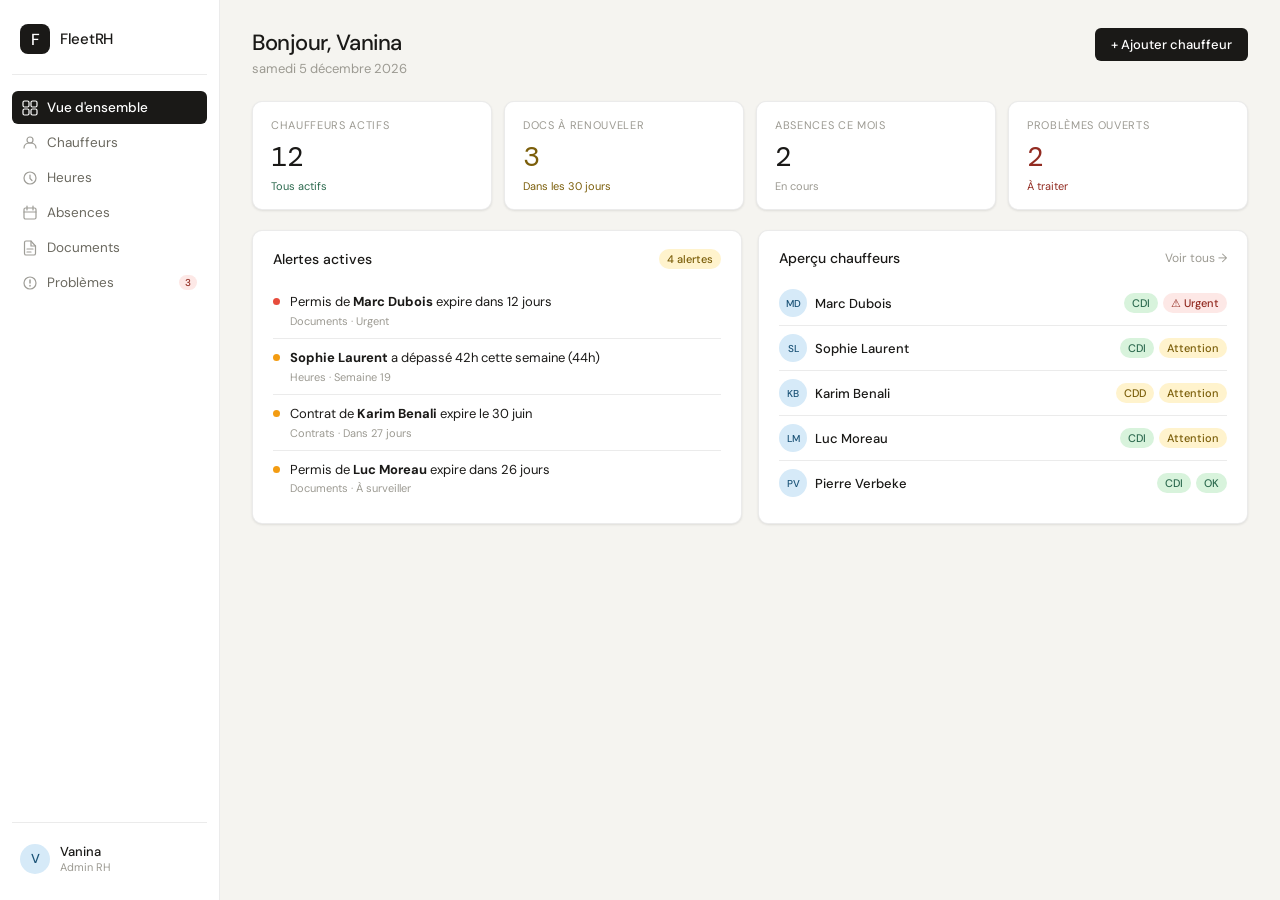
<file: index.html>
<!DOCTYPE html>
<html lang="fr">
<head>
<meta charset="UTF-8">
<meta name="viewport" content="width=device-width, initial-scale=1.0">
<title>FleetRH · Gestion chauffeurs</title>
<link rel="preconnect" href="https://fonts.googleapis.com">
<link href="https://fonts.googleapis.com/css2?family=DM+Sans:wght@300;400;500&family=DM+Mono:wght@400;500&display=swap" rel="stylesheet">
<link rel="stylesheet" href="style.css">
</head>
<body>
  <div class="layout">

    <!-- SIDEBAR -->
    <aside class="sidebar">
      <div class="sidebar-logo">
        <div class="logo-mark">F</div>
        <span class="logo-text">FleetRH</span>
      </div>
      <nav class="sidebar-nav">
        <a class="nav-item active" data-view="dashboard" href="#">
          <svg width="16" height="16" viewBox="0 0 16 16" fill="none"><rect x="1" y="1" width="6" height="6" rx="1.5" stroke="currentColor" stroke-width="1.2"/><rect x="9" y="1" width="6" height="6" rx="1.5" stroke="currentColor" stroke-width="1.2"/><rect x="1" y="9" width="6" height="6" rx="1.5" stroke="currentColor" stroke-width="1.2"/><rect x="9" y="9" width="6" height="6" rx="1.5" stroke="currentColor" stroke-width="1.2"/></svg>
          Vue d'ensemble
        </a>
        <a class="nav-item" data-view="drivers" href="#">
          <svg width="16" height="16" viewBox="0 0 16 16" fill="none"><circle cx="8" cy="5" r="3" stroke="currentColor" stroke-width="1.2"/><path d="M2 13c0-3.314 2.686-5 6-5s6 1.686 6 5" stroke="currentColor" stroke-width="1.2" stroke-linecap="round"/></svg>
          Chauffeurs
        </a>
        <a class="nav-item" data-view="hours" href="#">
          <svg width="16" height="16" viewBox="0 0 16 16" fill="none"><circle cx="8" cy="8" r="6" stroke="currentColor" stroke-width="1.2"/><path d="M8 5v3.5l2 2" stroke="currentColor" stroke-width="1.2" stroke-linecap="round"/></svg>
          Heures
        </a>
        <a class="nav-item" data-view="absences" href="#">
          <svg width="16" height="16" viewBox="0 0 16 16" fill="none"><rect x="2" y="3" width="12" height="11" rx="1.5" stroke="currentColor" stroke-width="1.2"/><path d="M2 7h12M5 1v4M11 1v4" stroke="currentColor" stroke-width="1.2" stroke-linecap="round"/></svg>
          Absences
        </a>
        <a class="nav-item" data-view="documents" href="#">
          <svg width="16" height="16" viewBox="0 0 16 16" fill="none"><path d="M9 1H4a1.5 1.5 0 0 0-1.5 1.5v11A1.5 1.5 0 0 0 4 15h8a1.5 1.5 0 0 0 1.5-1.5V6L9 1z" stroke="currentColor" stroke-width="1.2"/><path d="M9 1v5h4.5M5 9h6M5 12h4" stroke="currentColor" stroke-width="1.2" stroke-linecap="round"/></svg>
          Documents
        </a>
        <a class="nav-item" data-view="issues" href="#">
          <svg width="16" height="16" viewBox="0 0 16 16" fill="none"><circle cx="8" cy="8" r="6" stroke="currentColor" stroke-width="1.2"/><path d="M8 5v3M8 10.5v.5" stroke="currentColor" stroke-width="1.5" stroke-linecap="round"/></svg>
          Problèmes
          <span class="nav-badge" id="issues-badge">2</span>
        </a>
      </nav>
      <div class="sidebar-footer">
        <div class="user-chip">
          <div class="user-avatar">V</div>
          <div>
            <div class="user-name">Vanina</div>
            <div class="user-role">Admin RH</div>
          </div>
        </div>
      </div>
    </aside>

    <!-- MAIN -->
    <main class="main">

      <!-- DASHBOARD VIEW -->
      <div class="view active" id="view-dashboard">
        <div class="view-header">
          <div>
            <h1>Bonjour, Vanina</h1>
            <p class="view-sub" id="today-date"></p>
          </div>
          <button class="btn-primary" onclick="openModal('add-driver')">+ Ajouter chauffeur</button>
        </div>

        <div class="stat-row">
          <div class="stat-card">
            <div class="stat-label">Chauffeurs actifs</div>
            <div class="stat-value">12</div>
            <div class="stat-trend ok">Tous actifs</div>
          </div>
          <div class="stat-card">
            <div class="stat-label">Docs à renouveler</div>
            <div class="stat-value warn" id="docs-count">3</div>
            <div class="stat-trend warn">Dans les 30 jours</div>
          </div>
          <div class="stat-card">
            <div class="stat-label">Absences ce mois</div>
            <div class="stat-value">2</div>
            <div class="stat-trend muted">En cours</div>
          </div>
          <div class="stat-card">
            <div class="stat-label">Problèmes ouverts</div>
            <div class="stat-value danger" id="issues-count">2</div>
            <div class="stat-trend danger">À traiter</div>
          </div>
        </div>

        <div class="two-col">
          <div class="panel">
            <div class="panel-head">
              <h2>Alertes actives</h2>
              <span class="chip chip-warn">4 alertes</span>
            </div>
            <div class="alert-list" id="alert-list"></div>
          </div>
          <div class="panel">
            <div class="panel-head">
              <h2>Aperçu chauffeurs</h2>
              <a class="link-sm" data-view="drivers" href="#">Voir tous →</a>
            </div>
            <div class="driver-preview" id="driver-preview"></div>
          </div>
        </div>
      </div>

      <!-- DRIVERS VIEW -->
      <div class="view" id="view-drivers">
        <div class="view-header">
          <div>
            <h1>Chauffeurs</h1>
            <p class="view-sub">12 chauffeurs actifs</p>
          </div>
          <button class="btn-primary" onclick="openModal('add-driver')">+ Nouveau chauffeur</button>
        </div>
        <div class="search-bar">
          <svg width="15" height="15" viewBox="0 0 15 15" fill="none"><circle cx="6.5" cy="6.5" r="4.5" stroke="currentColor" stroke-width="1.2"/><path d="M10 10l3 3" stroke="currentColor" stroke-width="1.2" stroke-linecap="round"/></svg>
          <input type="text" id="driver-search" placeholder="Rechercher un chauffeur..." oninput="filterDrivers()">
        </div>
        <div class="driver-grid" id="driver-grid"></div>
      </div>

      <!-- HOURS VIEW -->
      <div class="view" id="view-hours">
        <div class="view-header">
          <div>
            <h1>Heures chauffeurs</h1>
            <p class="view-sub">Semaine en cours</p>
          </div>
          <div class="header-actions">
            <select class="select-sm" id="week-select" onchange="renderHours()">
              <option value="19">Semaine 19 (mai)</option>
              <option value="18">Semaine 18</option>
              <option value="17">Semaine 17</option>
            </select>
            <button class="btn-outline" onclick="exportHours()">Exporter CSV</button>
          </div>
        </div>
        <div class="panel">
          <table class="data-table" id="hours-table">
            <thead>
              <tr><th>Chauffeur</th><th>Lun</th><th>Mar</th><th>Mer</th><th>Jeu</th><th>Ven</th><th>Total</th><th>Statut</th></tr>
            </thead>
            <tbody id="hours-body"></tbody>
          </table>
        </div>
        <div class="stat-row" style="margin-top:16px">
          <div class="stat-card"><div class="stat-label">Total heures équipe</div><div class="stat-value" id="total-hours">—</div></div>
          <div class="stat-card"><div class="stat-label">Dépassements</div><div class="stat-value warn" id="total-over">—</div></div>
          <div class="stat-card"><div class="stat-label">Heures supplémentaires</div><div class="stat-value" id="total-extra">—</div></div>
          <div class="stat-card"><div class="stat-label">Absences</div><div class="stat-value" id="total-abs">—</div></div>
        </div>
      </div>

      <!-- ABSENCES VIEW -->
      <div class="view" id="view-absences">
        <div class="view-header">
          <div>
            <h1>Absences</h1>
            <p class="view-sub">Gestion des congés et arrêts</p>
          </div>
          <button class="btn-primary" onclick="openModal('add-absence')">+ Nouvelle absence</button>
        </div>
        <div class="two-col">
          <div class="panel">
            <div class="panel-head"><h2>Absences en cours & planifiées</h2></div>
            <table class="data-table">
              <thead><tr><th>Chauffeur</th><th>Type</th><th>Du</th><th>Au</th><th>Jours</th><th>Statut</th></tr></thead>
              <tbody id="absences-body"></tbody>
            </table>
          </div>
          <div class="panel">
            <div class="panel-head"><h2>Soldes congés 2025</h2></div>
            <div id="leave-balances"></div>
          </div>
        </div>
      </div>

      <!-- DOCUMENTS VIEW -->
      <div class="view" id="view-documents">
        <div class="view-header">
          <div>
            <h1>Documents</h1>
            <p class="view-sub">Permis, contrats, cartes conducteur</p>
          </div>
          <button class="btn-primary" onclick="openModal('add-doc')">+ Ajouter document</button>
        </div>
        <div class="search-bar">
          <svg width="15" height="15" viewBox="0 0 15 15" fill="none"><circle cx="6.5" cy="6.5" r="4.5" stroke="currentColor" stroke-width="1.2"/><path d="M10 10l3 3" stroke="currentColor" stroke-width="1.2" stroke-linecap="round"/></svg>
          <input type="text" id="doc-search" placeholder="Rechercher un document..." oninput="filterDocs()">
          <select class="select-sm" id="doc-filter" onchange="filterDocs()" style="margin-left:8px">
            <option value="all">Tous les statuts</option>
            <option value="urgent">Urgent</option>
            <option value="warn">À renouveler</option>
            <option value="ok">Valide</option>
          </select>
        </div>
        <div class="panel">
          <table class="data-table">
            <thead><tr><th>Chauffeur</th><th>Document</th><th>Numéro</th><th>Émis le</th><th>Expire le</th><th>Statut</th><th>Actions</th></tr></thead>
            <tbody id="docs-body"></tbody>
          </table>
        </div>
      </div>

      <!-- ISSUES VIEW -->
      <div class="view" id="view-issues">
        <div class="view-header">
          <div>
            <h1>Problèmes</h1>
            <p class="view-sub">Suivi des incidents et actions RH</p>
          </div>
          <button class="btn-primary" onclick="openModal('add-issue')">+ Signaler</button>
        </div>
        <div class="issues-cols">
          <div class="issue-col">
            <div class="issue-col-head"><div class="col-dot danger"></div>Ouvert <span class="chip chip-danger" id="open-count">0</span></div>
            <div class="issue-list" id="issues-open"></div>
          </div>
          <div class="issue-col">
            <div class="issue-col-head"><div class="col-dot warn"></div>En cours <span class="chip chip-warn" id="progress-count">0</span></div>
            <div class="issue-list" id="issues-progress"></div>
          </div>
          <div class="issue-col">
            <div class="issue-col-head"><div class="col-dot ok"></div>Résolu <span class="chip chip-ok" id="resolved-count">0</span></div>
            <div class="issue-list" id="issues-resolved"></div>
          </div>
        </div>
      </div>

      <!-- DRIVER PROFILE VIEW -->
      <div class="view" id="view-profile">
        <div class="view-header">
          <button class="btn-back" onclick="goBack()">← Retour</button>
        </div>
        <div id="profile-content"></div>
      </div>

    </main>
  </div>

  <!-- MODALS -->
  <div class="modal-overlay" id="modal-overlay" onclick="closeModal()">
    <div class="modal" onclick="event.stopPropagation()">
      <div class="modal-head">
        <h3 id="modal-title">Nouveau</h3>
        <button class="modal-close" onclick="closeModal()">✕</button>
      </div>
      <div class="modal-body" id="modal-body"></div>
    </div>
  </div>

  <!-- TOAST -->
  <div class="toast" id="toast"></div>

  <script src="data.js"></script>
  <script src="app.js"></script>
</body>
</html>
</file>
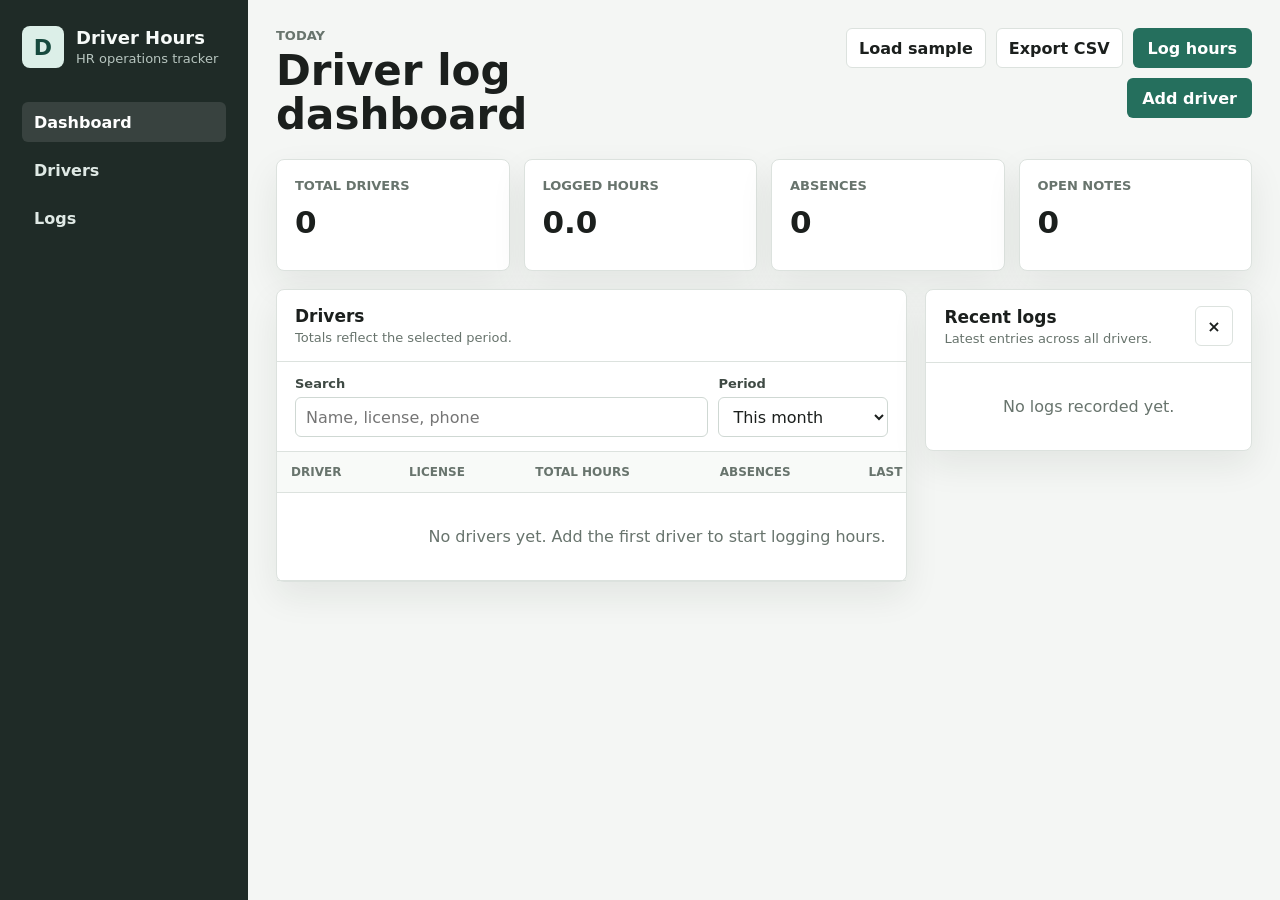
<file: home.html>
<!doctype html>
<html lang="en">
<head>
  <meta charset="utf-8">
  <meta name="viewport" content="width=device-width, initial-scale=1">
  <title>Driver Hours Tracker</title>
  <style>
    :root {
      --bg: #f4f6f4;
      --panel: #ffffff;
      --ink: #1b1f1d;
      --muted: #68746d;
      --line: #dce2de;
      --brand: #256f5d;
      --brand-dark: #174a3e;
      --accent: #b65c32;
      --warn: #a64242;
      --ok: #1f7a4d;
      --shadow: 0 14px 35px rgba(24, 36, 30, 0.08);
    }

    * {
      box-sizing: border-box;
    }

    body {
      margin: 0;
      min-width: 320px;
      background: var(--bg);
      color: var(--ink);
      font-family: Inter, ui-sans-serif, system-ui, -apple-system, BlinkMacSystemFont, "Segoe UI", sans-serif;
      letter-spacing: 0;
    }

    button,
    input,
    select,
    textarea {
      font: inherit;
    }

    button {
      min-height: 40px;
      border: 1px solid transparent;
      border-radius: 6px;
      cursor: pointer;
      font-weight: 700;
    }

    button:focus-visible,
    input:focus-visible,
    select:focus-visible,
    textarea:focus-visible {
      outline: 3px solid rgba(37, 111, 93, 0.26);
      outline-offset: 2px;
    }

    .app-shell {
      min-height: 100vh;
      display: grid;
      grid-template-columns: 248px 1fr;
    }

    .sidebar {
      padding: 26px 22px;
      background: #1f2b27;
      color: #f7fbf9;
    }

    .brand {
      display: flex;
      align-items: center;
      gap: 12px;
      margin-bottom: 34px;
    }

    .brand-mark {
      width: 42px;
      height: 42px;
      display: grid;
      place-items: center;
      border-radius: 8px;
      background: #dcefe8;
      color: var(--brand-dark);
      font-size: 22px;
      font-weight: 900;
    }

    .brand h1 {
      margin: 0;
      font-size: 18px;
      line-height: 1.1;
    }

    .brand p {
      margin: 4px 0 0;
      color: #b7c5bf;
      font-size: 13px;
    }

    .nav {
      display: grid;
      gap: 8px;
    }

    .nav a {
      display: flex;
      align-items: center;
      gap: 10px;
      min-height: 40px;
      padding: 0 12px;
      border-radius: 6px;
      color: #dfe9e5;
      text-decoration: none;
      font-weight: 700;
    }

    .nav a.active,
    .nav a:hover {
      background: rgba(255, 255, 255, 0.11);
      color: #ffffff;
    }

    main {
      padding: 28px;
      overflow: hidden;
    }

    .topbar {
      display: flex;
      align-items: flex-start;
      justify-content: space-between;
      gap: 20px;
      margin-bottom: 22px;
    }

    .kicker {
      margin: 0 0 6px;
      color: var(--muted);
      font-size: 13px;
      font-weight: 800;
      text-transform: uppercase;
    }

    .topbar h2 {
      margin: 0;
      font-size: clamp(28px, 5vw, 42px);
      line-height: 1.05;
    }

    .toolbar {
      display: flex;
      flex-wrap: wrap;
      justify-content: flex-end;
      gap: 10px;
    }

    .primary {
      background: var(--brand);
      color: #fff;
      padding: 0 14px;
    }

    .secondary {
      background: #fff;
      color: var(--ink);
      border-color: var(--line);
      padding: 0 12px;
    }

    .danger {
      background: #fff5f3;
      color: var(--warn);
      border-color: #efc5bd;
      padding: 0 12px;
    }

    .ghost-icon {
      width: 38px;
      padding: 0;
      background: #fff;
      border-color: var(--line);
      color: var(--ink);
    }

    .stats-grid {
      display: grid;
      grid-template-columns: repeat(4, minmax(150px, 1fr));
      gap: 14px;
      margin-bottom: 18px;
    }

    .stat {
      min-height: 112px;
      padding: 18px;
      border: 1px solid var(--line);
      border-radius: 8px;
      background: var(--panel);
      box-shadow: var(--shadow);
    }

    .stat span {
      display: block;
      color: var(--muted);
      font-size: 13px;
      font-weight: 800;
      text-transform: uppercase;
    }

    .stat strong {
      display: block;
      margin-top: 14px;
      font-size: 31px;
      line-height: 1;
    }

    .content-grid {
      display: grid;
      grid-template-columns: minmax(0, 1.45fr) minmax(320px, 0.75fr);
      gap: 18px;
      align-items: start;
    }

    .section {
      min-width: 0;
      border: 1px solid var(--line);
      border-radius: 8px;
      background: var(--panel);
      box-shadow: var(--shadow);
    }

    .section-header {
      display: flex;
      align-items: center;
      justify-content: space-between;
      gap: 12px;
      padding: 16px 18px;
      border-bottom: 1px solid var(--line);
    }

    .section-header h3 {
      margin: 0;
      font-size: 17px;
    }

    .section-header p {
      margin: 4px 0 0;
      color: var(--muted);
      font-size: 13px;
    }

    .filters {
      display: flex;
      flex-wrap: wrap;
      gap: 10px;
      padding: 14px 18px;
      border-bottom: 1px solid var(--line);
    }

    .field {
      display: grid;
      gap: 6px;
    }

    .field label,
    .checkline span {
      color: #3f4a44;
      font-size: 13px;
      font-weight: 800;
    }

    input,
    select,
    textarea {
      width: 100%;
      min-height: 40px;
      border: 1px solid #cfd8d3;
      border-radius: 6px;
      background: #fff;
      color: var(--ink);
      padding: 8px 10px;
    }

    textarea {
      min-height: 84px;
      resize: vertical;
    }

    .search {
      flex: 1 1 240px;
    }

    .period {
      width: 170px;
    }

    .table-wrap {
      overflow: auto;
    }

    table {
      width: 100%;
      border-collapse: collapse;
      min-width: 760px;
    }

    th,
    td {
      padding: 13px 14px;
      border-bottom: 1px solid var(--line);
      text-align: left;
      vertical-align: middle;
    }

    th {
      color: var(--muted);
      font-size: 12px;
      text-transform: uppercase;
      background: #f8faf8;
    }

    tbody tr:hover {
      background: #fbfcfb;
    }

    .driver-name {
      display: grid;
      gap: 3px;
      font-weight: 800;
    }

    .driver-name small {
      color: var(--muted);
      font-weight: 600;
    }

    .pill {
      display: inline-flex;
      align-items: center;
      justify-content: center;
      min-height: 26px;
      padding: 0 9px;
      border-radius: 999px;
      background: #eef6f3;
      color: var(--brand-dark);
      font-size: 12px;
      font-weight: 800;
      white-space: nowrap;
    }

    .pill.warn {
      background: #fff0ec;
      color: var(--accent);
    }

    .actions {
      display: flex;
      gap: 8px;
      justify-content: flex-end;
      white-space: nowrap;
    }

    .log-list {
      display: grid;
      max-height: 540px;
      overflow: auto;
    }

    .log-item {
      display: grid;
      grid-template-columns: 1fr auto;
      gap: 12px;
      padding: 14px 18px;
      border-bottom: 1px solid var(--line);
    }

    .log-item strong {
      display: block;
      margin-bottom: 3px;
    }

    .log-item p {
      margin: 0;
      color: var(--muted);
      font-size: 13px;
      line-height: 1.4;
    }

    .empty {
      padding: 34px 18px;
      color: var(--muted);
      text-align: center;
    }

    dialog {
      width: min(620px, calc(100vw - 28px));
      border: 0;
      border-radius: 8px;
      padding: 0;
      box-shadow: 0 28px 80px rgba(17, 25, 22, 0.22);
    }

    dialog::backdrop {
      background: rgba(16, 25, 22, 0.42);
    }

    .dialog-head {
      display: flex;
      justify-content: space-between;
      align-items: center;
      gap: 12px;
      padding: 18px;
      border-bottom: 1px solid var(--line);
    }

    .dialog-head h3 {
      margin: 0;
      font-size: 20px;
    }

    .form-grid {
      display: grid;
      grid-template-columns: repeat(2, minmax(0, 1fr));
      gap: 14px;
      padding: 18px;
    }

    .form-grid .wide {
      grid-column: 1 / -1;
    }

    .checkline {
      display: flex;
      align-items: center;
      gap: 10px;
      min-height: 40px;
      margin-top: 22px;
    }

    .checkline input {
      width: 18px;
      min-height: 18px;
    }

    .dialog-actions {
      display: flex;
      justify-content: flex-end;
      gap: 10px;
      padding: 16px 18px;
      border-top: 1px solid var(--line);
      background: #f8faf8;
    }

    .toast {
      position: fixed;
      right: 20px;
      bottom: 20px;
      max-width: min(420px, calc(100vw - 40px));
      padding: 12px 14px;
      border-radius: 8px;
      background: #18241f;
      color: #fff;
      box-shadow: var(--shadow);
      transform: translateY(18px);
      opacity: 0;
      pointer-events: none;
      transition: 180ms ease;
      z-index: 10;
    }

    .toast.show {
      transform: translateY(0);
      opacity: 1;
    }

    @media (max-width: 980px) {
      .app-shell {
        grid-template-columns: 1fr;
      }

      .sidebar {
        display: flex;
        align-items: center;
        justify-content: space-between;
        gap: 16px;
        padding: 16px 18px;
      }

      .brand {
        margin: 0;
      }

      .nav {
        display: flex;
      }

      .content-grid,
      .stats-grid {
        grid-template-columns: 1fr 1fr;
      }
    }

    @media (max-width: 720px) {
      main {
        padding: 18px 14px;
      }

      .topbar {
        display: grid;
      }

      .toolbar {
        justify-content: flex-start;
      }

      .stats-grid,
      .content-grid,
      .form-grid {
        grid-template-columns: 1fr;
      }

      .sidebar {
        align-items: flex-start;
        display: grid;
      }

      .nav {
        flex-wrap: wrap;
      }

      .period {
        width: 100%;
      }
    }
  </style>
</head>
<body>
  <div class="app-shell">
    <aside class="sidebar">
      <div class="brand" aria-label="Driver Hours Tracker">
        <div class="brand-mark">D</div>
        <div>
          <h1>Driver Hours</h1>
          <p>HR operations tracker</p>
        </div>
      </div>
      <nav class="nav" aria-label="Main navigation">
        <a class="active" href="#dashboard">Dashboard</a>
        <a href="#drivers">Drivers</a>
        <a href="#logs">Logs</a>
      </nav>
    </aside>

    <main id="dashboard">
      <section class="topbar" aria-labelledby="page-title">
        <div>
          <p class="kicker">Today</p>
          <h2 id="page-title">Driver log dashboard</h2>
        </div>
        <div class="toolbar">
          <button class="secondary" type="button" id="seedBtn">Load sample</button>
          <button class="secondary" type="button" id="exportBtn">Export CSV</button>
          <button class="primary" type="button" id="newLogBtn">Log hours</button>
          <button class="primary" type="button" id="newDriverBtn">Add driver</button>
        </div>
      </section>

      <section class="stats-grid" aria-label="Summary statistics">
        <div class="stat">
          <span>Total drivers</span>
          <strong id="statDrivers">0</strong>
        </div>
        <div class="stat">
          <span>Logged hours</span>
          <strong id="statHours">0.0</strong>
        </div>
        <div class="stat">
          <span>Absences</span>
          <strong id="statAbsences">0</strong>
        </div>
        <div class="stat">
          <span>Open notes</span>
          <strong id="statNotes">0</strong>
        </div>
      </section>

      <div class="content-grid">
        <section class="section" id="drivers" aria-labelledby="drivers-title">
          <div class="section-header">
            <div>
              <h3 id="drivers-title">Drivers</h3>
              <p>Totals reflect the selected period.</p>
            </div>
          </div>
          <div class="filters">
            <div class="field search">
              <label for="driverSearch">Search</label>
              <input id="driverSearch" type="search" placeholder="Name, license, phone">
            </div>
            <div class="field period">
              <label for="periodFilter">Period</label>
              <select id="periodFilter">
                <option value="month">This month</option>
                <option value="week">This week</option>
                <option value="all">All time</option>
              </select>
            </div>
          </div>
          <div class="table-wrap">
            <table>
              <thead>
                <tr>
                  <th>Driver</th>
                  <th>License</th>
                  <th>Total Hours</th>
                  <th>Absences</th>
                  <th>Last Log</th>
                  <th aria-label="Actions"></th>
                </tr>
              </thead>
              <tbody id="driverRows"></tbody>
            </table>
          </div>
        </section>

        <section class="section" id="logs" aria-labelledby="logs-title">
          <div class="section-header">
            <div>
              <h3 id="logs-title">Recent logs</h3>
              <p>Latest entries across all drivers.</p>
            </div>
            <button class="ghost-icon" type="button" id="clearDataBtn" title="Clear demo data" aria-label="Clear demo data">×</button>
          </div>
          <div class="log-list" id="logList"></div>
        </section>
      </div>
    </main>
  </div>

  <dialog id="driverDialog">
    <form method="dialog" id="driverForm">
      <div class="dialog-head">
        <h3 id="driverDialogTitle">Add driver</h3>
        <button class="ghost-icon" type="button" data-close-dialog aria-label="Close">×</button>
      </div>
      <div class="form-grid">
        <input type="hidden" id="driverId">
        <div class="field">
          <label for="driverName">Full name</label>
          <input id="driverName" autocomplete="name" required>
        </div>
        <div class="field">
          <label for="driverLicense">License or badge</label>
          <input id="driverLicense">
        </div>
        <div class="field">
          <label for="driverPhone">Phone</label>
          <input id="driverPhone" inputmode="tel">
        </div>
        <div class="field">
          <label for="driverHireDate">Hire date</label>
          <input id="driverHireDate" type="date">
        </div>
      </div>
      <div class="dialog-actions">
        <button class="secondary" type="button" data-close-dialog>Cancel</button>
        <button class="primary" type="submit">Save driver</button>
      </div>
    </form>
  </dialog>

  <dialog id="logDialog">
    <form method="dialog" id="logForm">
      <div class="dialog-head">
        <h3 id="logDialogTitle">Log hours</h3>
        <button class="ghost-icon" type="button" data-close-dialog aria-label="Close">×</button>
      </div>
      <div class="form-grid">
        <input type="hidden" id="logId">
        <div class="field">
          <label for="logDriver">Driver</label>
          <select id="logDriver" required></select>
        </div>
        <div class="field">
          <label for="logDate">Date</label>
          <input id="logDate" type="date" required>
        </div>
        <div class="field">
          <label for="logHours">Hours worked</label>
          <input id="logHours" type="number" min="0" max="24" step="0.25" value="8">
        </div>
        <label class="checkline">
          <input id="logAbsent" type="checkbox">
          <span>Absent</span>
        </label>
        <div class="field wide">
          <label for="logNotes">Notes</label>
          <textarea id="logNotes" placeholder="Reason for absence, payroll note, route issue"></textarea>
        </div>
      </div>
      <div class="dialog-actions">
        <button class="danger" type="button" id="deleteLogBtn">Delete log</button>
        <button class="secondary" type="button" data-close-dialog>Cancel</button>
        <button class="primary" type="submit">Save log</button>
      </div>
    </form>
  </dialog>

  <div class="toast" id="toast" role="status" aria-live="polite"></div>

  <script>
    const STORAGE_KEY = 'driver-hours-tracker-v1';

    const state = loadState();
    const els = {
      driverRows: document.querySelector('#driverRows'),
      logList: document.querySelector('#logList'),
      driverDialog: document.querySelector('#driverDialog'),
      logDialog: document.querySelector('#logDialog'),
      driverForm: document.querySelector('#driverForm'),
      logForm: document.querySelector('#logForm'),
      logDriver: document.querySelector('#logDriver'),
      search: document.querySelector('#driverSearch'),
      period: document.querySelector('#periodFilter'),
      toast: document.querySelector('#toast'),
      deleteLogBtn: document.querySelector('#deleteLogBtn')
    };

    document.querySelector('#newDriverBtn').addEventListener('click', () => openDriverDialog());
    document.querySelector('#newLogBtn').addEventListener('click', () => openLogDialog());
    document.querySelector('#exportBtn').addEventListener('click', exportCsv);
    document.querySelector('#seedBtn').addEventListener('click', seedSampleData);
    document.querySelector('#clearDataBtn').addEventListener('click', clearAllData);
    els.search.addEventListener('input', render);
    els.period.addEventListener('change', render);
    els.driverForm.addEventListener('submit', saveDriver);
    els.logForm.addEventListener('submit', saveLog);
    els.deleteLogBtn.addEventListener('click', deleteCurrentLog);
    document.querySelector('#logAbsent').addEventListener('change', syncAbsenceFields);
    document.querySelectorAll('[data-close-dialog]').forEach((button) => {
      button.addEventListener('click', () => button.closest('dialog').close());
    });

    render();

    function loadState() {
      try {
        const saved = JSON.parse(localStorage.getItem(STORAGE_KEY) || '{}');
        return {
          drivers: Array.isArray(saved.drivers) ? saved.drivers : [],
          logs: Array.isArray(saved.logs) ? saved.logs : []
        };
      } catch {
        return { drivers: [], logs: [] };
      }
    }

    function persist() {
      localStorage.setItem(STORAGE_KEY, JSON.stringify(state));
    }

    function render() {
      renderDriverOptions();
      renderStats();
      renderDrivers();
      renderLogs();
    }

    function renderDriverOptions() {
      const selected = els.logDriver.value;
      els.logDriver.innerHTML = state.drivers
        .sort((a, b) => a.name.localeCompare(b.name))
        .map((driver) => `<option value="${driver.id}">${escapeHtml(driver.name)}</option>`)
        .join('');
      if (selected) els.logDriver.value = selected;
    }

    function renderStats() {
      const logs = logsForPeriod();
      const notes = logs.filter((log) => log.notes.trim()).length;
      const hours = logs.reduce((sum, log) => sum + (log.absent ? 0 : Number(log.hours || 0)), 0);
      document.querySelector('#statDrivers').textContent = state.drivers.length;
      document.querySelector('#statHours').textContent = hours.toFixed(1);
      document.querySelector('#statAbsences').textContent = logs.filter((log) => log.absent).length;
      document.querySelector('#statNotes').textContent = notes;
    }

    function renderDrivers() {
      const query = els.search.value.trim().toLowerCase();
      const periodLogs = logsForPeriod();
      const rows = state.drivers
        .filter((driver) => [driver.name, driver.license, driver.phone].join(' ').toLowerCase().includes(query))
        .sort((a, b) => a.name.localeCompare(b.name))
        .map((driver) => {
          const driverLogs = periodLogs.filter((log) => log.driverId === driver.id);
          const allDriverLogs = state.logs.filter((log) => log.driverId === driver.id);
          const totalHours = driverLogs.reduce((sum, log) => sum + (log.absent ? 0 : Number(log.hours || 0)), 0);
          const absences = driverLogs.filter((log) => log.absent).length;
          const lastLog = allDriverLogs.sort((a, b) => b.date.localeCompare(a.date))[0];
          return `
            <tr>
              <td>
                <span class="driver-name">
                  ${escapeHtml(driver.name)}
                  <small>${escapeHtml(driver.phone || 'No phone recorded')}</small>
                </span>
              </td>
              <td>${escapeHtml(driver.license || '—')}</td>
              <td><span class="pill">${totalHours.toFixed(1)} hrs</span></td>
              <td><span class="pill ${absences ? 'warn' : ''}">${absences}</span></td>
              <td>${lastLog ? formatDate(lastLog.date) : '—'}</td>
              <td>
                <div class="actions">
                  <button class="secondary" type="button" onclick="openLogDialog('${driver.id}')">Log</button>
                  <button class="secondary" type="button" onclick="openDriverDialog('${driver.id}')">Edit</button>
                </div>
              </td>
            </tr>
          `;
        })
        .join('');

      els.driverRows.innerHTML = rows || `
        <tr>
          <td colspan="6" class="empty">No drivers yet. Add the first driver to start logging hours.</td>
        </tr>
      `;
    }

    function renderLogs() {
      const rows = state.logs
        .slice()
        .sort((a, b) => b.date.localeCompare(a.date) || (b.updatedAt || '').localeCompare(a.updatedAt || ''))
        .slice(0, 18)
        .map((log) => {
          const driver = state.drivers.find((item) => item.id === log.driverId);
          const detail = log.absent ? 'Absent' : `${Number(log.hours || 0).toFixed(1)} hours`;
          return `
            <article class="log-item">
              <div>
                <strong>${escapeHtml(driver?.name || 'Unknown driver')}</strong>
                <p>${formatDate(log.date)} · ${detail}${log.notes ? ` · ${escapeHtml(log.notes)}` : ''}</p>
              </div>
              <button class="secondary" type="button" onclick="openLogDialog(null, '${log.id}')">Edit</button>
            </article>
          `;
        })
        .join('');

      els.logList.innerHTML = rows || '<div class="empty">No logs recorded yet.</div>';
    }

    function openDriverDialog(driverId = null) {
      const driver = state.drivers.find((item) => item.id === driverId);
      document.querySelector('#driverDialogTitle').textContent = driver ? 'Edit driver' : 'Add driver';
      document.querySelector('#driverId').value = driver?.id || '';
      document.querySelector('#driverName').value = driver?.name || '';
      document.querySelector('#driverLicense').value = driver?.license || '';
      document.querySelector('#driverPhone').value = driver?.phone || '';
      document.querySelector('#driverHireDate').value = driver?.hireDate || '';
      els.driverDialog.showModal();
      document.querySelector('#driverName').focus();
    }

    function saveDriver(event) {
      event.preventDefault();
      const id = document.querySelector('#driverId').value || crypto.randomUUID();
      const driver = {
        id,
        name: document.querySelector('#driverName').value.trim(),
        license: document.querySelector('#driverLicense').value.trim(),
        phone: document.querySelector('#driverPhone').value.trim(),
        hireDate: document.querySelector('#driverHireDate').value
      };

      if (!driver.name) {
        notify('Driver name is required.');
        return;
      }

      const existingIndex = state.drivers.findIndex((item) => item.id === id);
      if (existingIndex >= 0) state.drivers[existingIndex] = driver;
      else state.drivers.push(driver);
      persist();
      els.driverDialog.close();
      notify(existingIndex >= 0 ? 'Driver updated.' : 'Driver added.');
      render();
    }

    function openLogDialog(driverId = null, logId = null) {
      if (!state.drivers.length) {
        notify('Add a driver before logging hours.');
        return;
      }

      const log = state.logs.find((item) => item.id === logId);
      document.querySelector('#logDialogTitle').textContent = log ? 'Edit log' : 'Log hours';
      document.querySelector('#logId').value = log?.id || '';
      document.querySelector('#logDriver').value = log?.driverId || driverId || state.drivers[0].id;
      document.querySelector('#logDate').value = log?.date || today();
      document.querySelector('#logHours').value = log?.hours ?? 8;
      document.querySelector('#logAbsent').checked = Boolean(log?.absent);
      document.querySelector('#logNotes').value = log?.notes || '';
      els.deleteLogBtn.hidden = !log;
      syncAbsenceFields();
      els.logDialog.showModal();
      document.querySelector('#logDriver').focus();
    }

    function saveLog(event) {
      event.preventDefault();
      const id = document.querySelector('#logId').value || crypto.randomUUID();
      const absent = document.querySelector('#logAbsent').checked;
      const hours = absent ? 0 : Number(document.querySelector('#logHours').value || 0);
      const log = {
        id,
        driverId: document.querySelector('#logDriver').value,
        date: document.querySelector('#logDate').value,
        hours,
        absent,
        notes: document.querySelector('#logNotes').value.trim(),
        updatedAt: new Date().toISOString()
      };

      if (!log.driverId || !log.date) {
        notify('Driver and date are required.');
        return;
      }
      if (hours < 0 || hours > 24) {
        notify('Hours must be between 0 and 24.');
        return;
      }

      const existingIndex = state.logs.findIndex((item) => item.id === id);
      if (existingIndex >= 0) state.logs[existingIndex] = log;
      else state.logs.push(log);
      persist();
      els.logDialog.close();
      notify(existingIndex >= 0 ? 'Log updated.' : 'Log added.');
      render();
    }

    function deleteCurrentLog() {
      const id = document.querySelector('#logId').value;
      if (!id || !confirm('Delete this log entry?')) return;
      state.logs = state.logs.filter((log) => log.id !== id);
      persist();
      els.logDialog.close();
      notify('Log deleted.');
      render();
    }

    function clearAllData() {
      if (!state.drivers.length && !state.logs.length) return;
      if (!confirm('Clear all local demo data?')) return;
      state.drivers = [];
      state.logs = [];
      persist();
      notify('All local data cleared.');
      render();
    }

    function seedSampleData() {
      if (state.drivers.length && !confirm('Replace current local data with sample data?')) return;
      const d1 = crypto.randomUUID();
      const d2 = crypto.randomUUID();
      const d3 = crypto.randomUUID();
      state.drivers = [
        { id: d1, name: 'Maya Laurent', license: 'BE-7482', phone: '+32 471 23 45 67', hireDate: '2024-03-11' },
        { id: d2, name: 'Jonas Vermeulen', license: 'BE-9130', phone: '+32 489 10 20 30', hireDate: '2023-09-18' },
        { id: d3, name: 'Amira Haddad', license: 'BE-6275', phone: '+32 486 92 18 44', hireDate: '2025-01-06' }
      ];
      state.logs = [
        { id: crypto.randomUUID(), driverId: d1, date: today(-4), hours: 8, absent: false, notes: 'Standard shift', updatedAt: new Date().toISOString() },
        { id: crypto.randomUUID(), driverId: d1, date: today(-2), hours: 7.5, absent: false, notes: '', updatedAt: new Date().toISOString() },
        { id: crypto.randomUUID(), driverId: d2, date: today(-3), hours: 0, absent: true, notes: 'Medical leave', updatedAt: new Date().toISOString() },
        { id: crypto.randomUUID(), driverId: d3, date: today(-1), hours: 9, absent: false, notes: 'Extra route coverage', updatedAt: new Date().toISOString() }
      ];
      persist();
      notify('Sample data loaded.');
      render();
    }

    function exportCsv() {
      if (!state.logs.length) {
        notify('No logs to export yet.');
        return;
      }

      const header = ['Driver Name', 'License', 'Date', 'Hours', 'Absent', 'Notes'];
      const rows = state.logs
        .slice()
        .sort((a, b) => a.date.localeCompare(b.date))
        .map((log) => {
          const driver = state.drivers.find((item) => item.id === log.driverId);
          return [
            driver?.name || 'Unknown driver',
            driver?.license || '',
            log.date,
            log.hours,
            log.absent ? 'Yes' : 'No',
            log.notes
          ];
        });
      const csv = [header, ...rows].map((row) => row.map(csvCell).join(',')).join('\n');
      const blob = new Blob([csv], { type: 'text/csv;charset=utf-8' });
      const url = URL.createObjectURL(blob);
      const link = document.createElement('a');
      link.href = url;
      link.download = `driver_logs_${today()}.csv`;
      document.body.appendChild(link);
      link.click();
      link.remove();
      URL.revokeObjectURL(url);
      notify('CSV export started.');
    }

    function logsForPeriod() {
      const period = els.period.value;
      const now = new Date();
      return state.logs.filter((log) => {
        const date = parseLocalDate(log.date);
        if (period === 'all') return true;
        if (period === 'week') {
          const day = now.getDay() || 7;
          const weekStart = new Date(now);
          weekStart.setHours(0, 0, 0, 0);
          weekStart.setDate(now.getDate() - day + 1);
          return date >= weekStart;
        }
        return date.getFullYear() === now.getFullYear() && date.getMonth() === now.getMonth();
      });
    }

    function syncAbsenceFields() {
      const absent = document.querySelector('#logAbsent').checked;
      const hoursInput = document.querySelector('#logHours');
      hoursInput.disabled = absent;
      if (absent) hoursInput.value = 0;
    }

    function notify(message) {
      els.toast.textContent = message;
      els.toast.classList.add('show');
      window.clearTimeout(notify.timer);
      notify.timer = window.setTimeout(() => els.toast.classList.remove('show'), 2200);
    }

    function today(offsetDays = 0) {
      const date = new Date();
      date.setDate(date.getDate() + offsetDays);
      const year = date.getFullYear();
      const month = String(date.getMonth() + 1).padStart(2, '0');
      const day = String(date.getDate()).padStart(2, '0');
      return `${year}-${month}-${day}`;
    }

    function parseLocalDate(value) {
      const [year, month, day] = value.split('-').map(Number);
      return new Date(year, month - 1, day);
    }

    function formatDate(value) {
      return new Intl.DateTimeFormat(undefined, { month: 'short', day: 'numeric', year: 'numeric' }).format(parseLocalDate(value));
    }

    function csvCell(value) {
      const text = String(value ?? '');
      return /[",\n]/.test(text) ? `"${text.replaceAll('"', '""')}"` : text;
    }

    function escapeHtml(value) {
      return String(value ?? '').replace(/[&<>"']/g, (char) => ({
        '&': '&amp;',
        '<': '&lt;',
        '>': '&gt;',
        '"': '&quot;',
        "'": '&#039;'
      }[char]));
    }
  </script>
</body>
</html>
</file>
<file: style.css>
/* ── Reset & base ── */
*, *::before, *::after { box-sizing: border-box; margin: 0; padding: 0; }

:root {
  --bg: #f5f4f0;
  --surface: #ffffff;
  --surface2: #f9f8f5;
  --border: rgba(0,0,0,0.08);
  --border2: rgba(0,0,0,0.14);
  --text: #1a1917;
  --text2: #6b6960;
  --text3: #9c9a92;
  --accent: #1a1917;
  --ok: #2d6a4f; --ok-bg: #d8f3dc; --ok-border: #b7e4c7;
  --warn: #7b5e0a; --warn-bg: #fff3cd; --warn-border: #ffd966;
  --danger: #922b21; --danger-bg: #fde8e6; --danger-border: #f5b7b1;
  --info: #1a5276; --info-bg: #d6eaf8; --info-border: #a9cce3;
  --sidebar-w: 220px;
  --radius: 10px;
  --radius-sm: 6px;
  --shadow: 0 1px 3px rgba(0,0,0,0.06), 0 1px 2px rgba(0,0,0,0.04);
  --shadow-md: 0 4px 16px rgba(0,0,0,0.10), 0 1px 4px rgba(0,0,0,0.06);
  font-family: 'DM Sans', sans-serif;
  font-size: 14px;
  color: var(--text);
  background: var(--bg);
}

/* ── Layout ── */
.layout { display: flex; height: 100vh; overflow: hidden; }

/* ── Sidebar ── */
.sidebar {
  width: var(--sidebar-w);
  background: var(--surface);
  border-right: 1px solid var(--border);
  display: flex;
  flex-direction: column;
  flex-shrink: 0;
  padding: 20px 12px;
}

.sidebar-logo {
  display: flex;
  align-items: center;
  gap: 10px;
  padding: 4px 8px 20px;
  border-bottom: 1px solid var(--border);
  margin-bottom: 16px;
}

.logo-mark {
  width: 30px; height: 30px;
  background: var(--text);
  color: #fff;
  border-radius: 8px;
  display: flex; align-items: center; justify-content: center;
  font-weight: 500; font-size: 16px;
  letter-spacing: -0.5px;
}

.logo-text { font-weight: 500; font-size: 15px; letter-spacing: -0.3px; }

.sidebar-nav { flex: 1; display: flex; flex-direction: column; gap: 2px; }

.nav-item {
  display: flex;
  align-items: center;
  gap: 9px;
  padding: 8px 10px;
  border-radius: var(--radius-sm);
  color: var(--text2);
  text-decoration: none;
  font-size: 13.5px;
  font-weight: 400;
  transition: all 0.12s;
  position: relative;
  cursor: pointer;
}
.nav-item:hover { background: var(--surface2); color: var(--text); }
.nav-item.active { background: var(--text); color: #fff; font-weight: 500; }
.nav-item.active svg { opacity: 1; }
.nav-item svg { opacity: 0.65; flex-shrink: 0; }

.nav-badge {
  margin-left: auto;
  background: var(--danger-bg);
  color: var(--danger);
  font-size: 10px;
  font-weight: 500;
  padding: 1px 6px;
  border-radius: 20px;
}
.nav-item.active .nav-badge { background: rgba(255,255,255,0.2); color: #fff; }

.sidebar-footer { border-top: 1px solid var(--border); padding-top: 14px; margin-top: 8px; }

.user-chip { display: flex; align-items: center; gap: 10px; padding: 6px 8px; }
.user-avatar {
  width: 30px; height: 30px; border-radius: 50%;
  background: var(--info-bg); color: var(--info);
  display: flex; align-items: center; justify-content: center;
  font-weight: 500; font-size: 13px;
}
.user-name { font-size: 13px; font-weight: 500; }
.user-role { font-size: 11px; color: var(--text3); }

/* ── Main ── */
.main {
  flex: 1;
  overflow-y: auto;
  background: var(--bg);
  padding: 28px 32px;
}

/* ── Views ── */
.view { display: none; animation: fadeIn 0.18s ease; }
.view.active { display: block; }

@keyframes fadeIn { from { opacity: 0; transform: translateY(6px); } to { opacity: 1; transform: translateY(0); } }

.view-header {
  display: flex;
  align-items: flex-start;
  justify-content: space-between;
  margin-bottom: 24px;
}
.view-header h1 { font-size: 22px; font-weight: 500; letter-spacing: -0.5px; }
.view-sub { color: var(--text3); font-size: 13px; margin-top: 3px; }

.header-actions { display: flex; gap: 8px; align-items: center; }

/* ── Stat row ── */
.stat-row { display: grid; grid-template-columns: repeat(4, 1fr); gap: 12px; margin-bottom: 20px; }

.stat-card {
  background: var(--surface);
  border: 1px solid var(--border);
  border-radius: var(--radius);
  padding: 16px 18px;
  box-shadow: var(--shadow);
}
.stat-label { font-size: 11px; color: var(--text3); text-transform: uppercase; letter-spacing: 0.06em; margin-bottom: 6px; }
.stat-value { font-size: 28px; font-weight: 400; font-family: 'DM Mono', monospace; letter-spacing: -1px; }
.stat-value.warn { color: var(--warn); }
.stat-value.danger { color: var(--danger); }
.stat-value.ok { color: var(--ok); }
.stat-trend { font-size: 11px; margin-top: 4px; color: var(--text3); }
.stat-trend.ok { color: var(--ok); }
.stat-trend.warn { color: var(--warn); }
.stat-trend.danger { color: var(--danger); }
.stat-trend.muted { color: var(--text3); }

/* ── Two-col ── */
.two-col { display: grid; grid-template-columns: 1fr 1fr; gap: 16px; }

/* ── Panel ── */
.panel {
  background: var(--surface);
  border: 1px solid var(--border);
  border-radius: var(--radius);
  padding: 18px 20px;
  box-shadow: var(--shadow);
  margin-bottom: 16px;
}
.panel-head {
  display: flex; align-items: center; justify-content: space-between;
  margin-bottom: 14px;
}
.panel-head h2 { font-size: 14px; font-weight: 500; }

/* ── Alert list ── */
.alert-item {
  display: flex; align-items: flex-start; gap: 10px;
  padding: 10px 0;
  border-bottom: 1px solid var(--border);
}
.alert-item:last-child { border-bottom: none; }
.alert-dot { width: 7px; height: 7px; border-radius: 50%; flex-shrink: 0; margin-top: 5px; }
.alert-dot.danger { background: #e74c3c; }
.alert-dot.warn { background: #f39c12; }
.alert-dot.ok { background: #27ae60; }
.alert-msg { font-size: 13px; line-height: 1.45; }
.alert-meta { font-size: 11px; color: var(--text3); margin-top: 2px; }

/* ── Driver cards ── */
.driver-grid { display: grid; grid-template-columns: repeat(auto-fill, minmax(240px, 1fr)); gap: 12px; }

.driver-card {
  background: var(--surface);
  border: 1px solid var(--border);
  border-radius: var(--radius);
  padding: 16px;
  box-shadow: var(--shadow);
  cursor: pointer;
  transition: all 0.14s;
}
.driver-card:hover { border-color: var(--border2); box-shadow: var(--shadow-md); transform: translateY(-1px); }

.driver-card-top { display: flex; align-items: center; gap: 12px; margin-bottom: 12px; }
.driver-ava {
  width: 40px; height: 40px; border-radius: 50%;
  background: var(--info-bg); color: var(--info);
  display: flex; align-items: center; justify-content: center;
  font-weight: 500; font-size: 14px; flex-shrink: 0;
}
.driver-ava.warn-ava { background: var(--warn-bg); color: var(--warn); }
.driver-name { font-weight: 500; font-size: 14px; }
.driver-role { font-size: 11px; color: var(--text3); margin-top: 1px; }
.driver-tags { display: flex; flex-wrap: wrap; gap: 5px; margin-top: 10px; }
.driver-meta { display: flex; justify-content: space-between; font-size: 11px; color: var(--text3); margin-top: 10px; padding-top: 10px; border-top: 1px solid var(--border); }

/* Driver preview (dashboard) */
.driver-row {
  display: flex; align-items: center; justify-content: space-between;
  padding: 8px 0; border-bottom: 1px solid var(--border); font-size: 13px;
}
.driver-row:last-child { border-bottom: none; }
.driver-row-left { display: flex; align-items: center; gap: 8px; }
.driver-mini-ava {
  width: 28px; height: 28px; border-radius: 50%;
  background: var(--info-bg); color: var(--info);
  display: flex; align-items: center; justify-content: center;
  font-size: 10px; font-weight: 500;
}

/* ── Table ── */
.data-table { width: 100%; border-collapse: collapse; font-size: 13px; }
.data-table th {
  font-size: 11px; text-transform: uppercase; letter-spacing: 0.06em;
  color: var(--text3); font-weight: 500; text-align: left;
  padding: 0 12px 10px 0;
  border-bottom: 1px solid var(--border);
}
.data-table td {
  padding: 10px 12px 10px 0;
  border-bottom: 1px solid var(--border);
  vertical-align: middle;
}
.data-table tr:last-child td { border-bottom: none; }
.data-table tr:hover td { background: var(--surface2); }
.cell-name { display: flex; align-items: center; gap: 8px; font-weight: 500; }
.cell-ava {
  width: 26px; height: 26px; border-radius: 50%;
  background: var(--info-bg); color: var(--info);
  display: flex; align-items: center; justify-content: center;
  font-size: 10px; font-weight: 500; flex-shrink: 0;
}
.hours-over { color: var(--warn); font-weight: 500; }

/* ── Chips / badges ── */
.chip {
  font-size: 11px; padding: 3px 8px; border-radius: 20px;
  font-weight: 500; display: inline-block; white-space: nowrap;
}
.chip-ok { background: var(--ok-bg); color: var(--ok); }
.chip-warn { background: var(--warn-bg); color: var(--warn); }
.chip-danger { background: var(--danger-bg); color: var(--danger); }
.chip-info { background: var(--info-bg); color: var(--info); }
.chip-gray { background: #f1f0ec; color: var(--text2); }

/* ── Progress bar ── */
.progress-wrap { display: flex; align-items: center; gap: 8px; font-size: 12px; }
.progress-track { flex: 1; height: 4px; background: var(--border); border-radius: 2px; overflow: hidden; }
.progress-fill { height: 100%; border-radius: 2px; background: var(--ok); transition: width 0.4s; }

/* ── Issues kanban ── */
.issues-cols { display: grid; grid-template-columns: 1fr 1fr 1fr; gap: 16px; }
.issue-col {
  background: var(--surface2);
  border: 1px solid var(--border);
  border-radius: var(--radius);
  padding: 14px;
  min-height: 300px;
}
.issue-col-head {
  display: flex; align-items: center; gap: 7px;
  font-size: 13px; font-weight: 500; margin-bottom: 12px;
}
.col-dot { width: 8px; height: 8px; border-radius: 50%; }
.col-dot.danger { background: #e74c3c; }
.col-dot.warn { background: #f39c12; }
.col-dot.ok { background: #27ae60; }
.issue-card {
  background: var(--surface);
  border: 1px solid var(--border);
  border-radius: var(--radius-sm);
  padding: 12px;
  margin-bottom: 8px;
  cursor: pointer;
  transition: box-shadow 0.12s;
}
.issue-card:hover { box-shadow: var(--shadow-md); }
.issue-card-title { font-size: 13px; font-weight: 500; margin-bottom: 6px; }
.issue-card-driver { font-size: 11px; color: var(--text3); display: flex; align-items: center; gap: 5px; margin-bottom: 6px; }
.issue-card-foot { display: flex; align-items: center; justify-content: space-between; margin-top: 8px; }
.issue-date { font-size: 10px; color: var(--text3); }

/* ── Profile ── */
.profile-hero {
  display: flex; align-items: center; gap: 20px;
  background: var(--surface);
  border: 1px solid var(--border);
  border-radius: var(--radius);
  padding: 24px 28px;
  margin-bottom: 20px;
  box-shadow: var(--shadow);
}
.profile-ava {
  width: 64px; height: 64px; border-radius: 50%;
  background: var(--info-bg); color: var(--info);
  display: flex; align-items: center; justify-content: center;
  font-size: 22px; font-weight: 500; flex-shrink: 0;
}
.profile-name { font-size: 22px; font-weight: 500; letter-spacing: -0.4px; }
.profile-sub { font-size: 13px; color: var(--text3); margin-top: 4px; }
.profile-chips { display: flex; gap: 6px; margin-top: 10px; flex-wrap: wrap; }
.profile-actions { margin-left: auto; display: flex; gap: 8px; flex-direction: column; align-items: flex-end; }

.profile-grid { display: grid; grid-template-columns: 1fr 1fr; gap: 16px; margin-bottom: 16px; }
.profile-grid.three { grid-template-columns: 1fr 1fr 1fr; }
.info-item { margin-bottom: 14px; }
.info-item:last-child { margin-bottom: 0; }
.info-label { font-size: 11px; color: var(--text3); margin-bottom: 3px; text-transform: uppercase; letter-spacing: 0.05em; }
.info-value { font-size: 13.5px; font-weight: 500; }

.timeline-item {
  display: flex; gap: 12px; padding: 10px 0;
  border-bottom: 1px solid var(--border);
}
.timeline-item:last-child { border-bottom: none; }
.tl-dot { width: 8px; height: 8px; border-radius: 50%; flex-shrink: 0; margin-top: 4px; }
.tl-dot.ok { background: #27ae60; }
.tl-dot.warn { background: #f39c12; }
.tl-dot.danger { background: #e74c3c; }
.tl-dot.info { background: #2980b9; }
.tl-dot.gray { background: #bbb; }
.tl-msg { font-size: 13px; line-height: 1.4; }
.tl-date { font-size: 11px; color: var(--text3); margin-top: 2px; }

.alert-banner {
  background: var(--danger-bg);
  border: 1px solid var(--danger-border);
  border-radius: var(--radius-sm);
  padding: 12px 16px;
  font-size: 13px;
  color: var(--danger);
  margin-bottom: 16px;
  display: flex; gap: 10px; align-items: center;
}

/* ── Leave balance bars ── */
.leave-item { margin-bottom: 14px; }
.leave-name { font-size: 13px; font-weight: 500; margin-bottom: 5px; display: flex; justify-content: space-between; }
.leave-sub { font-size: 11px; color: var(--text3); margin-top: 3px; }

/* ── Buttons ── */
.btn-primary {
  background: var(--text);
  color: #fff;
  border: none;
  padding: 8px 16px;
  border-radius: var(--radius-sm);
  font-family: inherit;
  font-size: 13px;
  font-weight: 500;
  cursor: pointer;
  transition: opacity 0.12s;
}
.btn-primary:hover { opacity: 0.82; }

.btn-outline {
  background: var(--surface);
  color: var(--text);
  border: 1px solid var(--border2);
  padding: 8px 14px;
  border-radius: var(--radius-sm);
  font-family: inherit;
  font-size: 13px;
  cursor: pointer;
  transition: background 0.12s;
}
.btn-outline:hover { background: var(--surface2); }

.btn-sm {
  background: transparent;
  color: var(--text2);
  border: 1px solid var(--border2);
  padding: 4px 10px;
  border-radius: var(--radius-sm);
  font-family: inherit;
  font-size: 11px;
  cursor: pointer;
  transition: all 0.12s;
}
.btn-sm:hover { background: var(--surface2); color: var(--text); }

.btn-back {
  background: transparent; border: none; font-family: inherit;
  font-size: 13px; color: var(--text2); cursor: pointer; padding: 0;
}
.btn-back:hover { color: var(--text); }

.link-sm { font-size: 12px; color: var(--text3); text-decoration: none; }
.link-sm:hover { color: var(--text); }

/* ── Search bar ── */
.search-bar {
  display: flex;
  align-items: center;
  background: var(--surface);
  border: 1px solid var(--border);
  border-radius: var(--radius-sm);
  padding: 0 12px;
  margin-bottom: 16px;
  box-shadow: var(--shadow);
}
.search-bar svg { color: var(--text3); flex-shrink: 0; }
.search-bar input {
  flex: 1; border: none; outline: none; background: transparent;
  padding: 9px 10px; font-family: inherit; font-size: 13px; color: var(--text);
}
.select-sm {
  border: 1px solid var(--border2); background: var(--surface);
  border-radius: var(--radius-sm); padding: 7px 10px;
  font-family: inherit; font-size: 12px; color: var(--text); cursor: pointer;
}

/* ── Modal ── */
.modal-overlay {
  display: none; position: fixed; inset: 0;
  background: rgba(0,0,0,0.3); z-index: 100;
  align-items: center; justify-content: center;
  backdrop-filter: blur(2px);
}
.modal-overlay.open { display: flex; animation: fadeIn 0.15s ease; }
.modal {
  background: var(--surface);
  border-radius: var(--radius);
  width: 480px; max-width: 95vw;
  box-shadow: var(--shadow-md);
  overflow: hidden;
}
.modal-head {
  display: flex; align-items: center; justify-content: space-between;
  padding: 18px 20px; border-bottom: 1px solid var(--border);
}
.modal-head h3 { font-size: 15px; font-weight: 500; }
.modal-close { background: none; border: none; cursor: pointer; font-size: 16px; color: var(--text3); padding: 2px 6px; border-radius: 4px; }
.modal-close:hover { background: var(--surface2); color: var(--text); }
.modal-body { padding: 20px; }

.form-group { margin-bottom: 14px; }
.form-group label { display: block; font-size: 12px; color: var(--text2); margin-bottom: 5px; font-weight: 500; }
.form-group input, .form-group select, .form-group textarea {
  width: 100%; padding: 8px 10px; border: 1px solid var(--border2);
  border-radius: var(--radius-sm); font-family: inherit; font-size: 13px;
  color: var(--text); background: var(--surface2); outline: none;
}
.form-group input:focus, .form-group select:focus, .form-group textarea:focus {
  border-color: var(--text); background: var(--surface);
}
.form-grid { display: grid; grid-template-columns: 1fr 1fr; gap: 12px; }
.form-actions { display: flex; gap: 8px; justify-content: flex-end; margin-top: 18px; }

/* ── Toast ── */
.toast {
  position: fixed; bottom: 24px; right: 24px;
  background: var(--text); color: #fff;
  padding: 10px 18px; border-radius: var(--radius-sm);
  font-size: 13px; opacity: 0; transform: translateY(8px);
  transition: all 0.2s; pointer-events: none; z-index: 200;
}
.toast.show { opacity: 1; transform: translateY(0); }

/* ── Scrollbar ── */
::-webkit-scrollbar { width: 6px; }
::-webkit-scrollbar-track { background: transparent; }
::-webkit-scrollbar-thumb { background: var(--border2); border-radius: 3px; }
</file>
